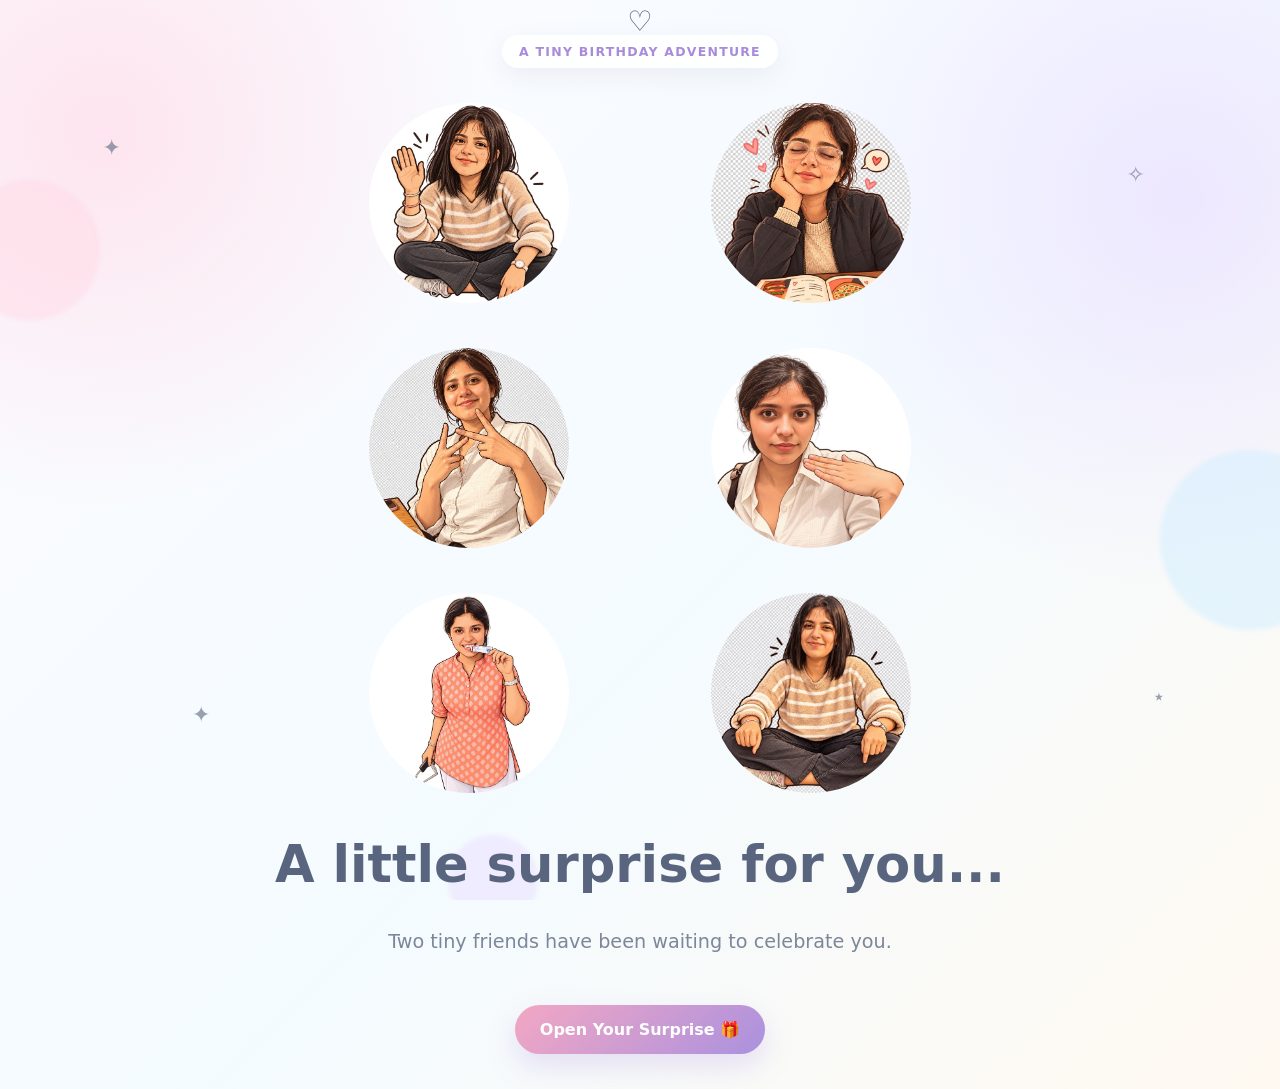
<file: index.html>
<!DOCTYPE html>
<html lang="en">

<head>
    <meta charset="UTF-8">
    <meta name="viewport" content="width=device-width,initial-scale=1.0">
    <meta name="theme-color" content="#cfeeff">
    <title>A Little Birthday Surprise</title>
    <link rel="stylesheet" href="style.css">
</head>


<body>
    <div class="bg">
        <div class="orb"></div>
        <div class="orb"></div>
        <div class="orb"></div>
    </div>
    <div class="stars"><span style="left:8%;top:15%">✦</span><span
            style="left:88%;top:18%;animation-delay:1s">✧</span><span
            style="left:15%;top:78%;animation-delay:1.8s">✦</span><span
            style="left:90%;top:76%;animation-delay:.5s">⋆</span></div>
    
    <main class="page">
        <div class="wrap">
            <span class="pill">A tiny birthday adventure</span>
            <div class="characters">

                <div class="character penguin">
                    <img src="Syls1.jpg" alt="Her photo">
                </div>
                <div class="character penguin">
                    <img src="Syls2.jpg" alt="Her photo">
                </div>
                <div class="character penguin">
                    <img src="Syls3.jpg" alt="Her photo">
                </div>
                <div class="character penguin">
                    <img src="Syls4.jpg" alt="Her photo">
                </div>
                <div class="character penguin">
                    <img src="syls6.jpg" alt="Her photo">
                </div>
                <div class="character puppy">
                    <img src="Syls0.jpg" alt="Her photo">
                </div>
            </div>

            <div class="heart">♡</div>
        </div>
        <h1 class="hero-title">A little surprise for you...</h1>
        <p class="subtitle">Two tiny friends have been waiting to celebrate you.</p>
        <div class="actions">
            <button class="btn" onclick="showChoice()">
                Open Your Surprise 🎁
            </button>
        </div>
        </div>
    </main>
    <div id="confetti" class="confetti"></div>
    <script src="script.js"></script>

    <script>
        function showChoice() {
            const choice = document.createElement("div");

            choice.className = "choice-popup";

            choice.innerHTML = `
        <div class="choice-box">
            <h2>Are you sure? 🎁</h2>
            <p>Choose wisely...</p>

            <div class="choice-buttons">
                <a href="birthday.html" class="choice-yes" onclick="burstConfetti(50)">
                    YES 💖 (I'm very excited)
                </a>

                <a href="no.html" class="choice-no">
                    NO 😤 (tip: click this one first)
                </a>
            </div>
        </div>
    `;

            document.body.appendChild(choice);
        }
    </script>

</body>

</html>
</file>
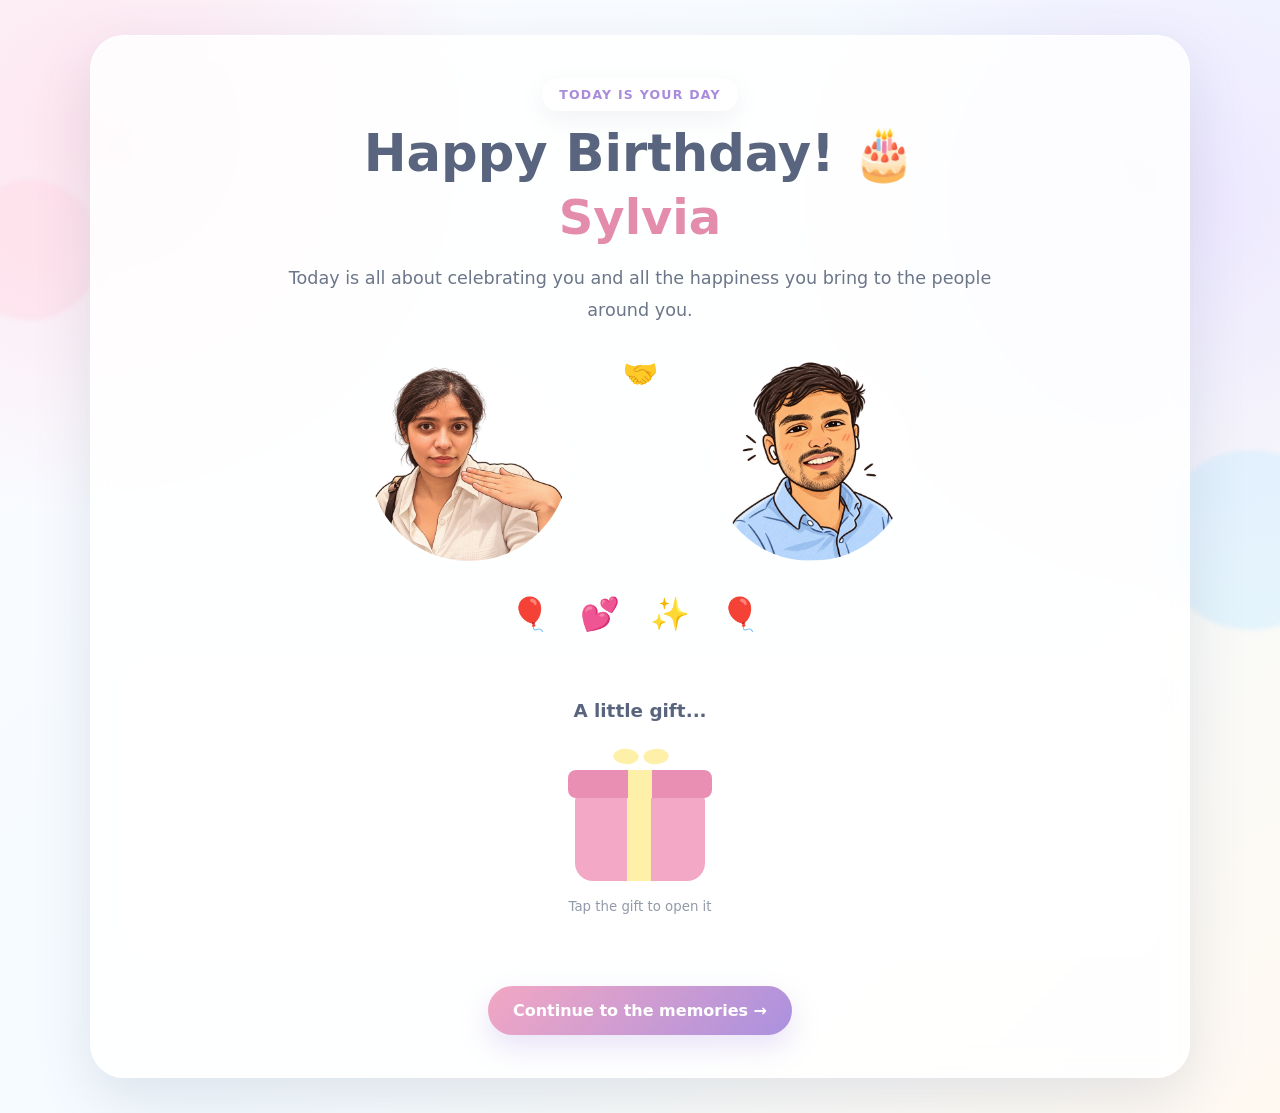
<file: birthday.html>
<!DOCTYPE html>
<html lang="en">

<head>
    <meta charset="UTF-8">
    <meta name="viewport" content="width=device-width,initial-scale=1.0">
    <meta name="theme-color" content="#cfeeff">
    <title>Happy Birthday!</title>
    <link rel="stylesheet" href="style.css">
</head>

<body>
    <div class="bg">
        <div class="orb"></div>
        <div class="orb"></div>
        <div class="orb"></div>
    </div>
    <div class="stars"><span style="left:8%;top:15%">✦</span><span
            style="left:88%;top:18%;animation-delay:1s">✧</span><span
            style="left:15%;top:78%;animation-delay:1.8s">✦</span><span
            style="left:90%;top:76%;animation-delay:.5s">⋆</span></div>
   
    <main class="page">
        <div class="wrap">
            <div class="card birthday"><span class="pill">Today is your day</span>
                <h1>Happy Birthday! 🎂</h1>
                <div class="name data-name">Sylvia</div>
                <p class="message">Today is all about celebrating you and all the happiness you bring to the people
                    around you.</p>
                <div class="characters">
                    <div class="character puppy">
                            <img src="Syls4.jpg" alt="Her photo">
                    </div>
                    <div class="character penguin">
                            <img src="Smiling Cartoon Avatar with Earbuds.jpg" alt="Her photo">
                    </div>
                    <div class="heart">🤝</div>
                </div>
                <div class="balloons">🎈 💕 ✨ 🎈</div>
                <div class="card" style="box-shadow:none;background:#ffffffa8;margin-top:20px"><strong
                        style="font-size:1.15rem">A little gift...</strong>
                    <div class="gift" id="gift" tabindex="0" role="button" aria-label="Open birthday gift">
                        <div class="lid"></div>
                        <div class="bow"></div>
                        <div class="giftbox"></div>
                    </div>
                    <div id="giftMessage" class="hidden-msg"></div><small style="color:#929aaa">Tap the gift to open
                        it</small>
                </div>
                <div class="actions"><a class="btn" href="memories.html">Continue to the memories →</a></div>
            </div>
        </div>
    </main>
    <div id="confetti" class="confetti"></div>
    <script src="script.js"></script>
    <script>document.getElementById('giftMessage').textContent = CONFIG.giftMessage;</script>
</body>

</html>
</file>
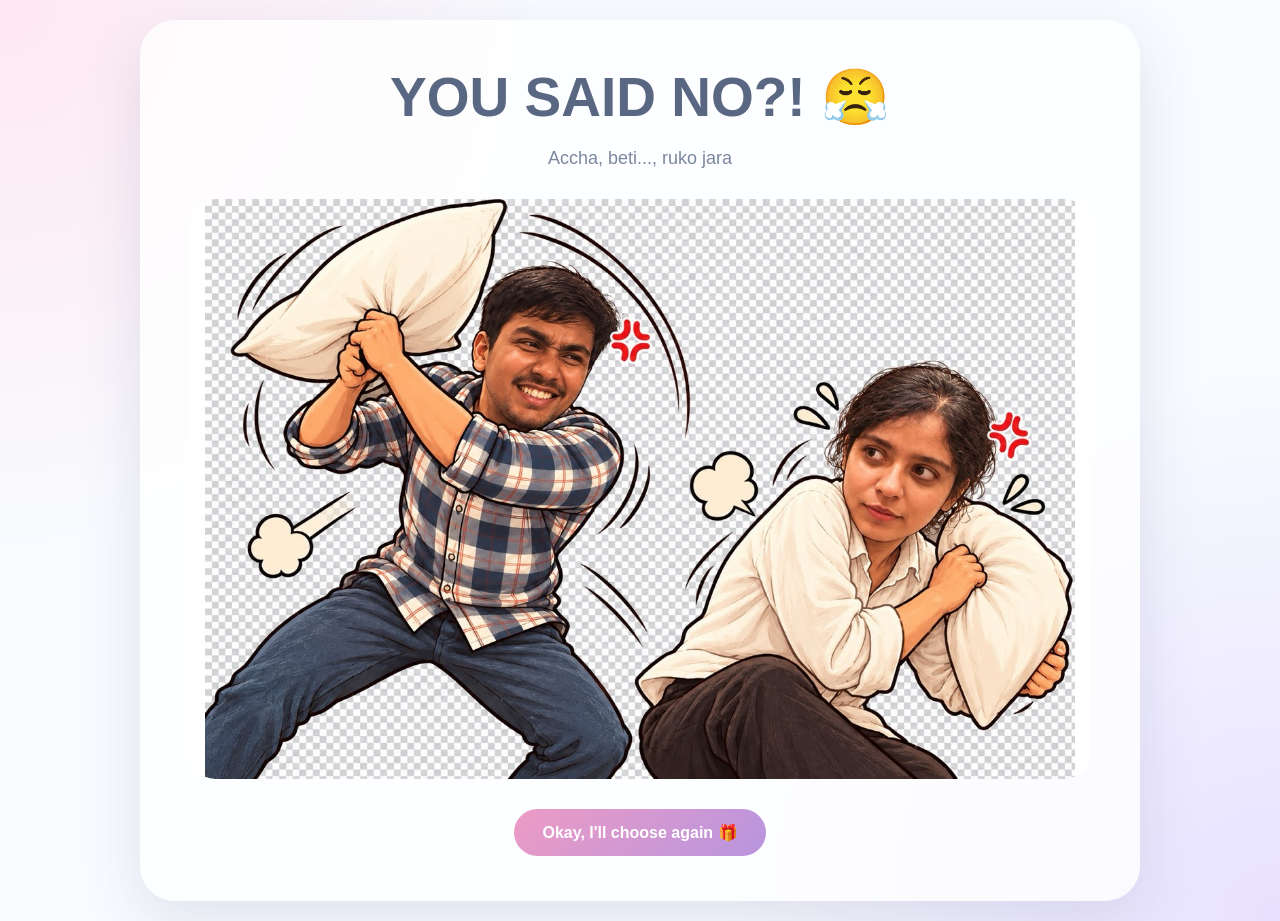
<file: no.html>
<!DOCTYPE html>
<html lang="en">

<head>
    <meta charset="UTF-8">

    <meta name="viewport" content="width=device-width, initial-scale=1.0">

    <meta name="theme-color" content="#fceeff">

    <title>Oh No...</title>

    <style>
        * {
            box-sizing: border-box;
        }

        body {
            margin: 0;

            min-height: 100vh;

            display: flex;
            justify-content: center;
            align-items: flex-start;

            padding: 20px 0;

            font-family: Arial, sans-serif;

            background-image: url("memory-bg.jpg");
background-position: center center;
background-size: cover;
background-repeat: no-repeat;
background-attachment: fixed;

            overflow-x: hidden;

            font-family: Arial, sans-serif;

            background:
                radial-gradient(circle at top left, #ffe8f2, transparent 35%),
                radial-gradient(circle at bottom right, #e8e1ff, transparent 35%),
                #f8fbff;

            overflow: hidden;
        }

        .scene {
            width: min(1000px, calc(100% - 30px));

            text-align: center;

            background: rgba(255, 255, 255, 0.8);

            padding: clamp(25px, 5vw, 45px) clamp(15px, 4vw, 30px);

            border-radius: clamp(20px, 4vw, 35px);

            box-shadow:
                0 20px 60px rgba(80, 90, 130, 0.15);
        }

        h1 {
            margin: 0 0 10px;

            color: #596783;

            font-size: clamp(32px, 5vw, 55px);
        }

        .subtitle {
            color: #7b879f;

            font-size: 18px;

            margin-bottom: 30px;
        }

        .fight-area {
            width: 100%;
            max-width: 900px;
            margin: 20px auto 0;

            display: flex;
            justify-content: center;
            align-items: center;

            border-radius: 25px;
            overflow: hidden;

            background: white;
        }

        .fight-area img {
            display: block;

            width: 100%;
            height: auto;

            max-width: 100%;
            max-height: calc(100vh - 320px);

            object-fit: contain;

            border-radius: 25px;
        }

        @media (max-width: 600px) {

    body {
        padding: 10px 0;
    }

    .scene {
        width: calc(100% - 20px);

        padding: 25px 12px;

        border-radius: 24px;
    }

    h1 {
        font-size: 30px;
        line-height: 1.1;
    }

    .subtitle {
        font-size: 16px;
        margin-bottom: 18px;
    }

    .fight-area {
        margin-top: 15px;
        border-radius: 18px;
    }

    .fight-area img {
        width: 100%;
        height: auto;
        max-height: none;
        border-radius: 18px;
    }

    .back-button {
        margin-top: 22px;
    }
}
        /* Tom */

        .tom {
            position: absolute;

            left: 12%;

            bottom: 35px;

            font-size: 110px;

            animation: tomFight 1s infinite alternate ease-in-out;
        }

        /* Jerry */

        .jerry {
            position: absolute;

            right: 14%;

            bottom: 38px;

            font-size: 75px;

            animation: jerryFight 1s infinite alternate ease-in-out;
        }

        /* Fight symbols */

        .fight-symbol {
            position: absolute;

            left: 50%;

            top: 42%;

            transform: translate(-50%, -50%);

            font-size: 55px;

            font-weight: bold;

            animation: fightSymbol 0.7s infinite alternate;
        }

        .dust {
            position: absolute;

            bottom: 35px;

            left: 50%;

            transform: translateX(-50%);

            font-size: 55px;

            opacity: 0.7;

            animation: dustMove 0.8s infinite alternate;
        }

        @keyframes tomFight {

            from {
                transform: translateX(0) rotate(-5deg);
            }

            to {
                transform: translateX(80px) rotate(8deg);
            }

        }

        @keyframes jerryFight {

            from {
                transform: translateX(0) rotate(5deg);
            }

            to {
                transform: translateX(-70px) rotate(-8deg);
            }

        }

        @keyframes fightSymbol {

            from {
                transform: translate(-50%, -50%) scale(0.8) rotate(-10deg);
            }

            to {
                transform: translate(-50%, -50%) scale(1.2) rotate(10deg);
            }

        }

        @keyframes dustMove {

            from {
                transform: translateX(-50%) scale(0.8);
            }

            to {
                transform: translateX(-50%) scale(1.15);
            }

        }

        .back-button {
            display: inline-block;

            margin-top: 30px;

            padding: 14px 28px;

            max-width: 90%;

            border-radius: 999px;

            background: linear-gradient(135deg,
                    #ed9bc4,
                    #b795df);

            color: white;

            text-decoration: none;

            font-weight: bold;

            transition: 0.2s;

            font-size: 16px;
        }

        .back-button:hover {
            transform: translateY(-3px);
        }
        @media (max-width: 600px) {
    body {
        background-position: center center;
        background-size: cover;
        background-attachment: scroll;
    }
}
    </style>

</head>

<body>

    <div class="scene">

        <h1>YOU SAID NO?! 😤</h1>

        <p class="subtitle">
            Accha, beti..., ruko jara
        </p>

        <div class="fight-area">
            <img src="Playful Pillow Fight Showdown.jpg" alt="Tom and Jerry fighting">
        </div>

        <a href="index.html" class="back-button">
            Okay, I'll choose again 🎁
        </a>

    </div>

</body>

</html>
</file>
<file: style.css>
:root {
    --blue: #cfeeff;
    --pink: #ffd9e6;
    --lav: #e9ddff;
    --cream: #fff8ea;
    --purple: #a98bdb;
    --rose: #e48cac;
    --ink: #59657e;
    --muted: #7d879a;
    --white: #fff;
    --shadow: 0 20px 55px rgba(94, 105, 135, .16)
}

* {
    box-sizing: border-box
}

html {
    scroll-behavior: smooth
}

body {
    margin: 0;
    min-height: 100vh;
    font-family: "Trebuchet MS", "Segoe UI", system-ui, sans-serif;
    color: var(--ink);
    background: radial-gradient(circle at 8% 12%, #ffd9e6aa, transparent 25%), radial-gradient(circle at 92% 18%, #e9ddffaa, transparent 27%), linear-gradient(135deg, #fcfbff, #f4fbff 55%, #fff9f1);
    overflow-x: hidden
}

button,
a {
    font: inherit
}

button {
    border: 0;
    cursor: pointer
}

a {
    text-decoration: none;
    color: inherit
}

.bg {
    position: fixed;
    inset: 0;
    pointer-events: none;
    overflow: hidden;
    z-index: 0
}

.orb {
    position: absolute;
    border-radius: 50%;
    filter: blur(2px);
    opacity: .5;
    animation: drift 12s ease-in-out infinite
}

.orb:nth-child(1) {
    width: 140px;
    height: 140px;
    background: var(--pink);
    left: -40px;
    top: 20%
}

.orb:nth-child(2) {
    width: 180px;
    height: 180px;
    background: var(--blue);
    right: -60px;
    top: 50%;
    animation-delay: -4s
}

.orb:nth-child(3) {
    width: 90px;
    height: 90px;
    background: var(--lav);
    left: 35%;
    bottom: -25px;
    animation-delay: -7s
}

.stars {
    position: fixed;
    inset: 0;
    pointer-events: none;
    z-index: 1
}

.stars span {
    position: absolute;
    font-size: 22px;
    animation: twinkle 3s ease-in-out infinite;
    opacity: .6
}

.page {
    position: relative;
    z-index: 2;
    min-height: 100svh;
    display: grid;
    place-items: center;
    padding: 35px 18px
}

.wrap {
    width: min(1100px, 100%);
    text-align: center
}

.pill {
    display: inline-block;
    padding: 9px 17px;
    border-radius: 999px;
    background: #ffffffd9;
    box-shadow: 0 8px 25px #66728c18;
    color: var(--purple);
    font-size: .78rem;
    font-weight: 900;
    letter-spacing: .1em;
    text-transform: uppercase
}

.hero-title {
    font-size: clamp(1.8rem, 4vw, 3.5rem);
    line-height: 1.1;
    margin: 18px 0 14px;
    color: var(--ink)
}

.subtitle {
    font-size: clamp(1rem, 2vw, 1.2rem);
    color: var(--muted);
    line-height: 1.7
}

.btn {
    display: inline-flex;
    align-items: center;
    justify-content: center;
    padding: 15px 25px;
    border-radius: 999px;
    font-weight: 900;
    color: #fff;
    background: linear-gradient(135deg, #f3a7c3, #aa91df);
    box-shadow: 0 12px 28px #aa91df40;
    transition: .22s
}

.btn:hover {
    transform: translateY(-3px);
    box-shadow: 0 17px 35px #aa91df50
}

.btn.secondary {
    background: #8fbfe0;
    box-shadow: 0 12px 28px #8fbfe040
}

.actions {
    display: flex;
    gap: 12px;
    justify-content: center;
    flex-wrap: wrap;
    margin-top: 28px
}

.card {
    background: #ffffffd9;
    border: 1px solid #ffffffea;
    border-radius: 34px;
    padding: 42px 28px;
    box-shadow: var(--shadow);
    backdrop-filter: blur(12px)
}

.topnav {
    position: fixed;
    top: 15px;
    left: 50%;
    transform: translateX(-50%);
    z-index: 10;
    background: #ffffffd9;
    border: 1px solid #fff;
    border-radius: 999px;
    padding: 7px;
    box-shadow: 0 8px 25px #66728c18;
    display: flex;
    gap: 4px
}

.topnav a {
    padding: 8px 12px;
    border-radius: 999px;
    font-size: .75rem;
    font-weight: 900;
    color: #8790a2
}

.topnav a.active {
    background: #f8dce7;
    color: #bd718e
}

.characters {
    width: min(650px, 90vw);
    margin: 25px auto 15px;

    display: grid;

    grid-template-columns: repeat(2, 1fr);

    column-gap: 35px;
    row-gap: 25px;

    position: relative;
}

.character {
    width: 100%;
    height: 220px;

    display: flex;
    justify-content: center;
    align-items: center;
}

.character img {
    width: 100%;
    height: 100%;

    object-fit: contain;

    display: block;
}

.puppy {
    left: 45px
}

.character.puppy img {
    width: 200px;
    height: 200px;
    object-fit: cover;
    border-radius: 50%;
}

.penguin {
    right: 45px;
    animation-delay: -1.1s
}

.character.penguin img {
    width: 200px;
    height: 200px;
    object-fit: cover;
    border-radius: 50%;
}

.puppy .body {
    position: absolute;
    width: 105px;
    height: 100px;
    left: 20px;
    bottom: 0;
    background: #c99569;
    border-radius: 48% 48% 35% 35%
}

.puppy .head {
    position: absolute;
    width: 116px;
    height: 100px;
    left: 14px;
    top: 12px;
    background: #d9a77d;
    border-radius: 48% 48% 44% 44%;
    z-index: 3
}

.puppy .ear {
    position: absolute;
    width: 37px;
    height: 62px;
    background: #9b6547;
    border-radius: 60% 40% 65% 35%;
    top: 3px;
    z-index: 2
}

.puppy .ear.left {
    left: 7px;
    transform: rotate(25deg)
}

.puppy .ear.right {
    right: 7px;
    transform: rotate(-25deg)
}

.puppy .eye {
    position: absolute;
    width: 10px;
    height: 13px;
    background: #40332e;
    border-radius: 50%;
    top: 46px
}

.puppy .eye.left {
    left: 31px
}

.puppy .eye.right {
    right: 31px
}

.puppy .eye:after {
    content: "";
    position: absolute;
    width: 3px;
    height: 3px;
    background: #fff;
    border-radius: 50%;
    top: 2px;
    left: 2px
}

.puppy .muzzle {
    position: absolute;
    width: 47px;
    height: 34px;
    background: #f0c49f;
    left: 34px;
    top: 56px;
    border-radius: 50%
}

.puppy .nose {
    position: absolute;
    width: 14px;
    height: 10px;
    background: #4a3933;
    border-radius: 50%;
    left: 17px;
    top: 7px
}

.puppy .mouth {
    position: absolute;
    width: 22px;
    height: 11px;
    border-bottom: 2px solid #68483d;
    border-radius: 50%;
    left: 13px;
    top: 13px
}

.puppy .blush {
    position: absolute;
    width: 15px;
    height: 8px;
    background: #ef9eae;
    border-radius: 50%;
    top: 68px;
    opacity: .65
}

.puppy .blush.left {
    left: 12px
}

.puppy .blush.right {
    right: 12px
}

.puppy .tail {
    position: absolute;
    width: 43px;
    height: 55px;
    border: 10px solid #b97e56;
    border-left: 0;
    border-bottom: 0;
    border-radius: 0 70% 0 0;
    right: -4px;
    bottom: 55px;
    transform: rotate(20deg)
}

.puppy .paw {
    position: absolute;
    width: 31px;
    height: 20px;
    background: #b97e56;
    border-radius: 50%;
    bottom: -4px;
    z-index: 4
}

.puppy .paw.left {
    left: 24px
}

.puppy .paw.right {
    right: 24px
}

.penguin .body {
    position: absolute;
    width: 105px;
    height: 145px;
    left: 20px;
    bottom: 0;
    background: #4f5870;
    border-radius: 48% 48% 40% 40%
}

.penguin .belly {
    position: absolute;
    width: 70px;
    height: 100px;
    left: 18px;
    top: 33px;
    background: #fff9f0;
    border-radius: 50%
}

.penguin .head {
    position: absolute;
    width: 105px;
    height: 93px;
    left: 20px;
    top: 4px;
    background: #4f5870;
    border-radius: 50%;
    z-index: 3
}

.penguin .face {
    position: absolute;
    width: 78px;
    height: 62px;
    left: 13px;
    top: 18px;
    background: #fff9f0;
    border-radius: 50%
}

.penguin .eye {
    position: absolute;
    width: 9px;
    height: 11px;
    background: #313746;
    border-radius: 50%;
    top: 37px
}

.penguin .eye.left {
    left: 34px
}

.penguin .eye.right {
    right: 34px
}

.penguin .beak {
    position: absolute;
    width: 0;
    height: 0;
    border-left: 11px solid transparent;
    border-right: 11px solid transparent;
    border-top: 15px solid #f2b35b;
    left: 41px;
    top: 50px
}

.penguin .wing {
    position: absolute;
    width: 29px;
    height: 78px;
    background: #424a60;
    border-radius: 50%;
    top: 58px;
    z-index: 2
}

.penguin .wing.left {
    left: -3px;
    transform: rotate(15deg)
}

.penguin .wing.right {
    right: -3px;
    transform: rotate(-15deg)
}

.penguin .foot {
    position: absolute;
    width: 43px;
    height: 17px;
    background: #f2b35b;
    border-radius: 50%;
    bottom: -3px;
    z-index: 4
}

.penguin .foot.left {
    left: 10px
}

.penguin .foot.right {
    right: 10px
}

.heart {
    position: absolute;
    left: 50%;
    top: 5px;
    transform: translateX(-50%);
    font-size: 28px;
    animation: pulse 1.5s ease-in-out infinite
}

.birthday h1 {
    font-size: clamp(2.2rem, 4vw, 4rem);
    margin: 12px 0 5px
}

.name {
    font-family: inherit;
    font-size: clamp(1.8rem, 4vw, 3rem);
    font-weight: 700;
    color: var(--rose);
    margin-bottom: 18px
}

.message {
    max-width: 720px;
    margin: 0 auto;
    line-height: 1.8;
    font-size: 1.1rem;
    color: #6c7689
}

.balloons {
    font-size: 2rem;
    letter-spacing: 10px;
    margin: 24px
}

.gift {
    width: 150px;
    height: 135px;
    position: relative;
    margin: 25px auto 15px;
    cursor: pointer;
    transition: .25s
}

.gift:hover {
    transform: translateY(-5px)
}

.giftbox {
    position: absolute;
    left: 10px;
    bottom: 0;
    width: 130px;
    height: 88px;
    background: #f3a9c5;
    border-radius: 8px 8px 18px 18px
}

.giftbox:before {
    content: "";
    position: absolute;
    left: 52px;
    width: 24px;
    height: 88px;
    background: #fff0a9
}

.lid {
    position: absolute;
    left: 3px;
    top: 24px;
    width: 144px;
    height: 28px;
    background: #e98fb4;
    border-radius: 8px;
    z-index: 3;
    transform-origin: left bottom;
    transition: .6s
}

.lid:before {
    content: "";
    position: absolute;
    left: 60px;
    width: 24px;
    height: 28px;
    background: #fff0a9
}

.bow {
    position: absolute;
    left: 57px;
    top: 2px;
    width: 38px;
    height: 30px;
    z-index: 4
}

.bow:before,
.bow:after {
    content: "";
    position: absolute;
    width: 24px;
    height: 17px;
    background: #fff0a9;
    border-radius: 70% 30% 70% 30%
}

.bow:before {
    left: -8px;
    transform: rotate(25deg)
}

.bow:after {
    right: -8px;
    transform: scaleX(-1) rotate(25deg)
}

.gift.open .lid {
    transform: translateY(-32px) rotate(-9deg)
}

.hidden-msg {
    display: none;
    background: var(--cream);
    padding: 14px 18px;
    border-radius: 18px;
    font-weight: 800;
    color: #856d74;
    max-width: 430px;
    margin: 10px auto;
    animation: pop .4s
}

.hidden-msg.show {
    display: block
}

.memories {
    display: grid;
    grid-template-columns: repeat(4, 1fr);
    gap: 18px;
    margin-top: 30px
}

.memory {
    height: 220px;
    perspective: 900px;
    cursor: pointer
}

.memory-inner {
    width: 100%;
    height: 100%;
    position: relative;
    transform-style: preserve-3d;
    transition: .65s
}

.memory.flipped .memory-inner {
    transform: rotateY(180deg)
}

.face {
    position: absolute;
    inset: 0;
    border-radius: 25px;
    backface-visibility: hidden;
    display: flex;
    align-items: center;
    justify-content: center;
    flex-direction: column;
    padding: 20px;
    text-align: center;
    box-shadow: 0 12px 30px #66728c15
}

.front {
    background: linear-gradient(145deg, #fff, #edf8ff);
    gap: 10px
}

.front .icon {
    font-size: 3rem
}

.front small {
    color: #9098a9
}

.back {
    background: linear-gradient(145deg, #fff7fb, #f0eaff);
    transform: rotateY(180deg);
    font-weight: 800;
    line-height: 1.55;
    color: #6d647d
}

.question {
    margin-top: 32px
}

.question h2 {
    font-size: clamp(1.8rem, 4vw, 3rem)
}

.final h1 {
    font-size: clamp(2rem, 5vw, 4rem);
    max-width: 800px;
    margin: 15px auto 20px;
    line-height: 1.15
}

.final-name {
    font-size: clamp(1.4rem, 4vw, 2.8rem);
    font-weight: 900;
    color: var(--rose);
    margin-top: 20px;
    opacity: 0;
    transform: translateY(12px);
    transition: .8s
}

.final-name.reveal {
    opacity: 1;
    transform: none
}

.confetti {
    position: fixed;
    inset: 0;
    pointer-events: none;
    z-index: 99;
    overflow: hidden
}

.piece {
    position: absolute;
    top: -20px;
    width: 9px;
    height: 14px;
    border-radius: 3px;
    animation: fall var(--fall) linear forwards
}

@keyframes bob {

    0%,
    100% {
        transform: translateY(0) rotate(-1deg)
    }

    50% {
        transform: translateY(-11px) rotate(1deg)
    }
}

@keyframes pulse {

    0%,
    100% {
        transform: translateX(-50%) scale(1)
    }

    50% {
        transform: translateX(-50%) scale(1.2)
    }
}

@keyframes twinkle {

    0%,
    100% {
        transform: scale(.7) rotate(0);
        opacity: .3
    }

    50% {
        transform: scale(1.2) rotate(20deg);
        opacity: 1
    }
}

@keyframes drift {

    0%,
    100% {
        transform: translate(0, 0)
    }

    50% {
        transform: translate(20px, -25px)
    }
}

@keyframes fall {
    to {
        transform: translate3d(var(--drift), 105vh, 0) rotate(720deg);
        opacity: 0
    }
}

@keyframes pop {
    from {
        opacity: 0;
        transform: scale(.85)
    }

    to {
        opacity: 1;
        transform: scale(1)
    }
}

@media(max-width:800px) {
    .memories {
        grid-template-columns: repeat(2, 1fr)
    }

    .topnav {
        width: max-content;
        max-width: 95vw
    }

    .topnav a {
        padding: 8px 9px
    }

    .card {
        padding: 34px 18px
    }
}

@media(max-width:520px) {
    .characters {
        transform: scale(.82);
        margin: -10px auto
    }

    .puppy {
        left: 2px
    }

    .penguin {
        right: 2px
    }

    .memories {
        gap: 12px
    }

    .memory {
        height: 190px
    }

    .hero-title {
        margin-top: 12px
    }

    .topnav a {
        font-size: .68rem;
        padding: 7px
    }

    .page {
        padding-top: 70px
    }
}

@media(prefers-reduced-motion:reduce) {

    *,
    *:before,
    *:after {
        animation-duration: .001ms !important;
        animation-iteration-count: 1 !important;
        transition-duration: .001ms !important
    }

    html {
        scroll-behavior: auto
    }
}

/* =========================
   YES / NO CHOICE POPUP
   ========================= */

.choice-popup {
    position: fixed;
    inset: 0;
    background: rgba(35, 45, 75, 0.35);

    display: flex;
    justify-content: center;
    align-items: center;

    z-index: 9999;

    backdrop-filter: blur(5px);
}

.choice-box {
    width: min(420px, 85vw);

    background: white;
    border-radius: 30px;

    padding: 35px 30px;

    text-align: center;

    box-shadow: 0 20px 60px rgba(70, 80, 120, 0.25);

    animation: popupAppear 0.35s ease-out;
}

.choice-box h2 {
    margin: 0 0 10px;

    font-size: 30px;
    color: #596783;
}

.choice-box p {
    margin: 0 0 25px;

    font-size: 17px;
    color: #7b879f;
}

.choice-buttons {
    display: flex;
    justify-content: center;
    gap: 18px;
}

.choice-buttons a {
    text-decoration: none;

    padding: 13px 28px;

    border-radius: 999px;

    font-weight: 700;
    font-size: 16px;

    transition: all 0.2s ease;
}

.choice-yes {
    background: linear-gradient(135deg, #ed9bc4, #b795df);
    color: white;
}

.choice-no {
    background: #eef1f7;
    color: #596783;
}

.choice-yes:hover {
    transform: translateY(-3px) scale(1.04);
    box-shadow: 0 8px 20px rgba(190, 130, 200, 0.3);
}

.choice-no:hover {
    transform: translateY(-3px);
    background: #e3e7ef;
}

@keyframes popupAppear {
    from {
        opacity: 0;
        transform: scale(0.85);
    }

    to {
        opacity: 1;
        transform: scale(1);
    }
}
.fight-area {
    width: 100%;
    max-width: 900px;
    margin: 0 auto;
    border-radius: 25px;
    overflow: hidden;
}

.fight-area img {
    display: block;
    width: 100%;
    height: auto;
    max-width: 100%;
}

@media (max-width: 600px) {

    body {
        padding: 15px 0;
    }

    .scene {
        width: calc(100% - 20px);

        padding: 25px 12px;

        border-radius: 24px;
    }

    h1 {
        font-size: 32px;
    }

    .subtitle {
        font-size: 16px;
        margin-bottom: 22px;
    }

    .fight-area {
        border-radius: 18px;
    }

    .fight-area img {
        border-radius: 18px;
    }

    .back-button {
        margin-top: 24px;

        padding: 13px 22px;

        font-size: 15px;
    }
}

.memory-card .face.back {
    padding: 0;
    overflow: hidden;
    display: flex;
    align-items: center;
    justify-content: center;
}

.memory-card .face.back img {
    width: 100%;
    height: 100%;
    object-fit: contain;
    display: block;
}


/* Memory card photo fix */
/* Memory card photo fix */

.memory {
    position: relative;
}

.memory .memory-inner {
    position: relative;
    width: 100%;
    height: 100%;
}

.memory .face {
    position: absolute;
    inset: 0;
    width: 100%;
    height: 100%;
    box-sizing: border-box;
}

.memory .face.back {
    padding: 0;
    overflow: hidden;
    display: flex;
    align-items: center;
    justify-content: center;
    background: white;
}

.memory .face.back img {
    display: block;
    width: 100%;
    height: 100%;
    object-fit: contain;
}

/* =========================
   LARGE PHOTO POPUP
   ========================= */

.memory-popup {
    position: fixed;
    inset: 0;

    background: rgba(20, 25, 40, 0.7);

    display: flex;
    align-items: center;
    justify-content: center;

    padding: 20px;

    opacity: 0;
    visibility: hidden;
    pointer-events: none;

    transition: opacity 0.3s ease;

    z-index: 9999;
}

.memory-popup.active {
    opacity: 1;
    visibility: visible;
    pointer-events: auto;
}

.popup-content {
    position: relative;

    max-width: 90vw;
    max-height: 90vh;

    background: white;

    padding: 12px;

    border-radius: 22px;

    box-shadow: 0 25px 70px rgba(0, 0, 0, 0.3);

    transform: scale(0.85);
    transition: transform 0.3s ease;
}

.memory-popup.active .popup-content {
    transform: scale(1);
}

#popupImage {
    display: block;

    max-width: 85vw;
    max-height: 82vh;

    width: auto;
    height: auto;

    object-fit: contain;

    border-radius: 14px;
}

.popup-close {
    position: absolute;

    top: -15px;
    right: -15px;

    width: 40px;
    height: 40px;

    border: none;
    border-radius: 50%;

    background: white;

    color: #596987;

    font-size: 27px;

    cursor: pointer;

    box-shadow: 0 4px 15px rgba(0, 0, 0, 0.2);

    z-index: 10;
}


.thank-you-section {
    min-height: 70vh;
    display: flex;
    align-items: center;
    justify-content: center;
    padding: 50px 20px;
}

.thank-you-card {
    width: min(500px, 90vw);
    padding: 45px 25px;
    text-align: center;
    background: rgba(255, 255, 255, 0.85);
    border-radius: 30px;
    box-shadow: 0 15px 40px rgba(0, 0, 0, 0.08);
}

.thank-you-icon {
    font-size: 55px;
    margin-bottom: 10px;
}

.thank-you-card h2 {
    font-size: 32px;
    margin: 10px 0;
}

.thank-you-card p {
    margin-bottom: 30px;
    font-size: 16px;
}

.thank-you-button {
    display: inline-block;
    padding: 15px 28px;
    border-radius: 50px;
    background: #ff8fb3;
    color: white;
    text-decoration: none;
    font-weight: 700;
    transition: transform 0.2s ease;
}

.thank-you-button:hover {
    transform: scale(1.05);
}

.thank-you-buttons {
    display: flex;
    justify-content: center;
    gap: 14px;
    flex-wrap: wrap;
    margin-top: 25px;
}

.call-button {
    background: #ff8fb3;
}

.whatsapp-button {
    background: #25D366;
}

.thank-you-button {
    display: inline-block;
    padding: 15px 24px;
    border-radius: 50px;
    color: white;
    text-decoration: none;
    font-weight: 700;
    transition: transform 0.2s ease;
}

.thank-you-button:hover {
    transform: scale(1.05);
}

.birthday-letter {
    width: min(900px, 90%);
    margin: 35px auto 10px;
    text-align: left;
    color: #4f5d78;
    font-size: 20px;
    line-height: 1.6;
    font-weight: 400;
}

.birthday-letter p {
    margin: 0 0 24px;
}

.birthday-letter .letter-greeting {
    font-size: 24px;
    font-weight: 600;
    margin-bottom: 28px;
}

.birthday-letter .letter-ending {
    font-size: 24px;
    font-weight: 600;
    margin-top: 10px;
    margin-bottom: 5px;
}

@media (max-width: 600px) {
    .birthday-letter {
        width: 88%;
        font-size: 16px;
        line-height: 1.55;
        margin-top: 25px;
    }

    .birthday-letter .letter-greeting {
        font-size: 20px;
        margin-bottom: 22px;
    }

    .birthday-letter .letter-ending {
        font-size: 20px;
    }

    .birthday-letter p {
        margin-bottom: 20px;
    }
}
</file>
